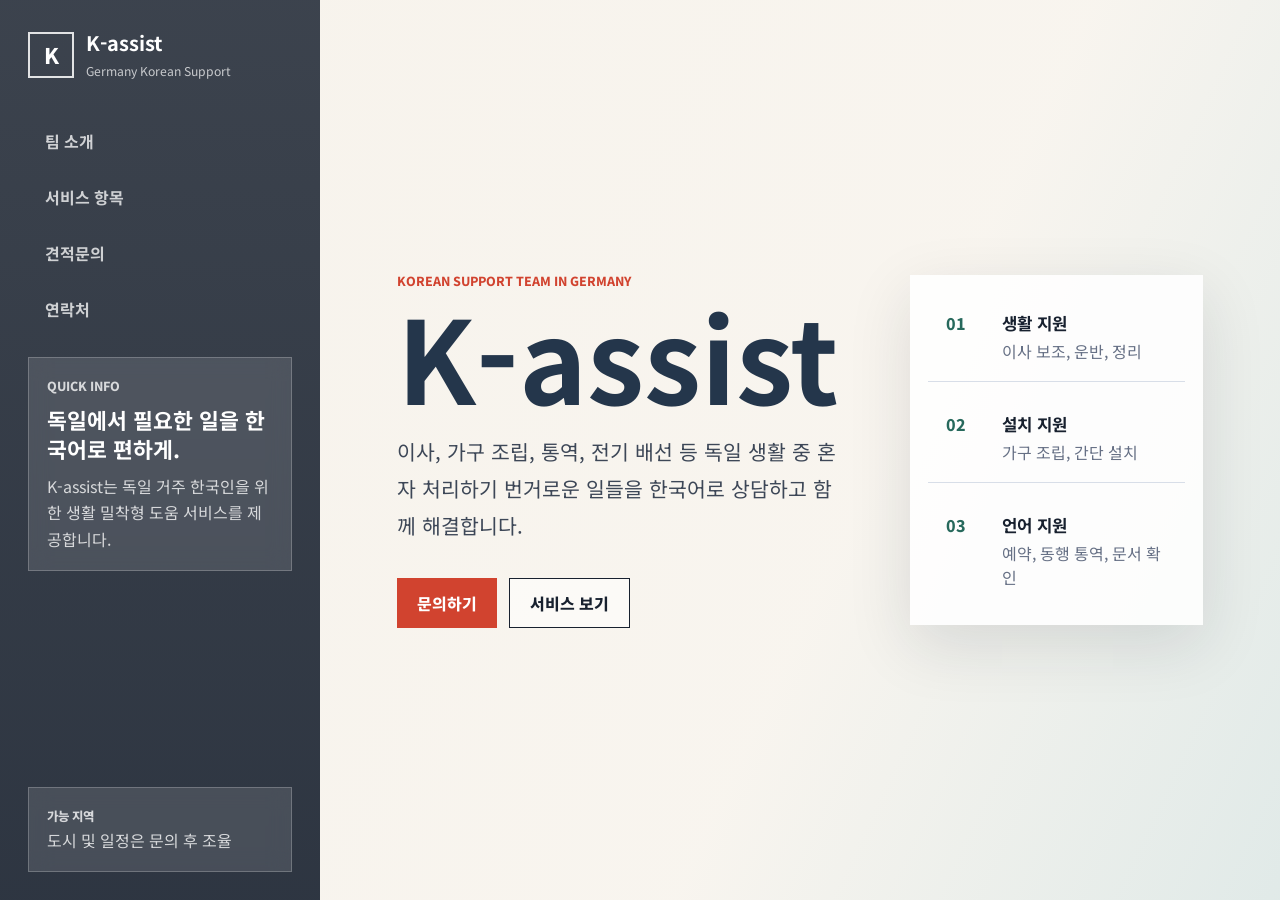
<file: index.html>
<!DOCTYPE html>
<html lang="ko">
<head>
  <meta charset="UTF-8">
  <meta name="viewport" content="width=device-width, initial-scale=1.0">
  <title>K-assist | 독일 생활 지원 서비스</title>
  <link rel="preconnect" href="https://fonts.googleapis.com">
  <link rel="preconnect" href="https://fonts.gstatic.com" crossorigin>
  <link href="https://fonts.googleapis.com/css2?family=Noto+Sans+KR:wght@400;500;700;800&display=swap" rel="stylesheet">
  <link rel="stylesheet" href="styles.css">
</head>
<body>
  <div class="site-shell">
    <aside class="side-banner" aria-label="K-assist 소개 및 서비스 안내">
      <a class="brand" href="#home" aria-label="K-assist 홈">
        <span class="brand-mark">K</span>
        <span>
          <strong>K-assist</strong>
          <small>Germany Korean Support</small>
        </span>
      </a>

      <nav class="banner-nav" aria-label="주요 메뉴">
        <a href="#about" class="active">팀 소개</a>
        <a href="#services">서비스 항목</a>
        <a href="#process">견적문의</a>
        <a href="#contact">연락처</a>
      </nav>

      <section class="banner-card">
        <p class="eyebrow">Quick Info</p>
        <h2>독일에서 필요한 일을 한국어로 편하게.</h2>
        <p>K-assist는 독일 거주 한국인을 위한 생활 밀착형 도움 서비스를 제공합니다.</p>
      </section>

      <section class="banner-card compact">
        <p class="eyebrow">가능 지역</p>
        <p>도시 및 일정은 문의 후 조율</p>
      </section>
    </aside>

    <main class="main-content">
      <section id="home" class="hero page-section page-home">
        <div class="hero-copy">
          <p class="eyebrow">Korean Support Team in Germany</p>
          <h1>K-assist</h1>
          <p>이사, 가구 조립, 통역, 전기 배선 등 독일 생활 중 혼자 처리하기 번거로운 일들을 한국어로 상담하고 함께 해결합니다.</p>
          <div class="hero-actions">
            <a class="primary-button" href="#contact">문의하기</a>
            <a class="secondary-button" href="#services">서비스 보기</a>
          </div>
        </div>
        <div class="hero-panel" aria-label="K-assist 핵심 서비스">
          <div class="panel-row">
            <span>01</span>
            <strong>생활 지원</strong>
            <p>이사 보조, 운반, 정리</p>
          </div>
          <div class="panel-row">
            <span>02</span>
            <strong>설치 지원</strong>
            <p>가구 조립, 간단 설치</p>
          </div>
          <div class="panel-row">
            <span>03</span>
            <strong>언어 지원</strong>
            <p>예약, 동행 통역, 문서 확인</p>
          </div>
        </div>
      </section>

      <section id="about" class="content-section page-section" hidden>
        <div class="section-heading">
          <p class="eyebrow">About Team</p>
          <h2>한국인의 독일 생활을 조금 더 수월하게 돕는 팀</h2>
        </div>
        <p class="wide-text">
          K-assist는 독일에 거주하는 한국인을 대상으로 생활 지원 서비스를 제공하는 소규모 팀입니다.
          낯선 언어와 시스템 때문에 번거로워지는 일들을 빠르고 성실하게 도와드리는 것을 목표로 합니다.
        </p>
      </section>

      <section id="services" class="content-section service-section page-section" hidden>
        <div class="section-heading">
          <p class="eyebrow">Services</p>
          <h2>서비스 가능 항목</h2>
        </div>
        <div class="service-grid">
          <article class="service-card">
            <span class="service-icon">MOVE</span>
            <h3>이사 및 운반 보조</h3>
            <p>소형 이사, 짐 운반, 포장 및 정리 보조를 일정에 맞춰 지원합니다.</p>
          </article>
          <article class="service-card">
            <span class="service-icon">BUILD</span>
            <h3>가구 조립</h3>
            <p>IKEA 등 조립 가구 설치, 배치, 간단한 고정 작업을 도와드립니다.</p>
          </article>
          <article class="service-card">
            <span class="service-icon">TALK</span>
            <h3>통역 및 예약 지원</h3>
            <p>관공서, 병원, 계약, 전화 예약 등 독일어 소통이 필요한 상황을 보조합니다.</p>
          </article>
          <article class="service-card">
            <span class="service-icon">WIRE</span>
            <h3>간단 전기 배선</h3>
            <p>조명 교체, 케이블 정리 등 안전 범위 내의 간단한 작업을 상담 후 진행합니다.</p>
          </article>
        </div>
      </section>

      <section id="process" class="content-section process-section page-section" hidden>
        <div class="section-heading">
          <p class="eyebrow">Process</p>
          <h2>진행 방식</h2>
        </div>
        <ol class="process-list">
          <li>
            <span>1</span>
            <div>
              <h3>문의 접수</h3>
              <p>필요한 서비스, 지역, 희망 날짜를 알려주세요.</p>
            </div>
          </li>
          <li>
            <span>2</span>
            <div>
              <h3>일정 및 비용 조율</h3>
              <p>작업 범위와 이동 거리를 기준으로 가능 여부와 예상 비용을 안내합니다.</p>
            </div>
          </li>
          <li>
            <span>3</span>
            <div>
              <h3>서비스 진행</h3>
              <p>약속한 시간에 방문하거나 동행하여 필요한 도움을 제공합니다.</p>
            </div>
          </li>
        </ol>
      </section>

      <section id="contact" class="content-section contact-section page-section" hidden>
        <div>
          <p class="eyebrow">Contact</p>
          <h2>문의 창구</h2>
          <p>카카오톡, WhatsApp, 이메일 등 실제 연락처를 넣을 수 있는 공간입니다.</p>
        </div>
        <div class="contact-box">
          <p><strong>카카오톡</strong> 준비 중</p>
          <p><strong>WhatsApp</strong> 준비 중</p>
          <p><strong>Email</strong> hello@k-assist.de</p>
        </div>
      </section>
    </main>
  </div>

  <script src="app.js"></script>
</body>
</html>
</file>
<file: styles.css>
:root {
  --ink: #18212f;
  --muted: #667085;
  --line: #d8dee8;
  --paper: #f7f3ec;
  --panel: #ffffff;
  --accent: #d1432f;
  --accent-dark: #9f2f23;
  --green: #27695c;
  --navy: #24364b;
  --shadow: 0 20px 60px rgba(24, 33, 47, 0.12);
}

* {
  box-sizing: border-box;
}

body {
  margin: 0;
  font-family: "Noto Sans KR", Arial, sans-serif;
  color: var(--ink);
  background: var(--paper);
}

a {
  color: inherit;
  text-decoration: none;
}

.site-shell {
  min-height: 100vh;
  display: grid;
  grid-template-columns: 320px minmax(0, 1fr);
}

.side-banner {
  position: sticky;
  top: 0;
  height: 100vh;
  padding: 28px;
  display: flex;
  flex-direction: column;
  gap: 24px;
  color: #fff;
  background:
    linear-gradient(rgba(24, 33, 47, 0.84), rgba(24, 33, 47, 0.9)),
    url("https://images.unsplash.com/photo-1467269204594-9661b134dd2b?auto=format&fit=crop&w=900&q=80") center/cover;
}

.brand {
  display: flex;
  align-items: center;
  gap: 12px;
}

.brand-mark {
  width: 46px;
  height: 46px;
  display: grid;
  place-items: center;
  border: 2px solid rgba(255, 255, 255, 0.85);
  font-size: 1.35rem;
  font-weight: 800;
}

.brand strong {
  display: block;
  font-size: 1.25rem;
}

.brand small {
  color: rgba(255, 255, 255, 0.72);
  font-size: 0.76rem;
}

.banner-nav {
  display: grid;
  gap: 8px;
  margin-top: 12px;
}

.banner-nav a {
  padding: 12px 14px;
  border-left: 3px solid transparent;
  color: rgba(255, 255, 255, 0.76);
  font-weight: 700;
}

.banner-nav a:hover,
.banner-nav a.active {
  border-color: var(--accent);
  color: #fff;
  background: rgba(255, 255, 255, 0.11);
}

.banner-card {
  padding: 18px;
  border: 1px solid rgba(255, 255, 255, 0.22);
  background: rgba(255, 255, 255, 0.12);
  backdrop-filter: blur(10px);
}

.banner-card h2 {
  margin: 8px 0 10px;
  font-size: 1.35rem;
  line-height: 1.35;
}

.banner-card p {
  margin: 0;
  color: rgba(255, 255, 255, 0.78);
  line-height: 1.65;
}

.banner-card.compact {
  margin-top: auto;
}

.eyebrow {
  margin: 0 0 10px;
  color: var(--accent);
  font-size: 0.78rem;
  font-weight: 800;
  letter-spacing: 0;
  text-transform: uppercase;
}

.main-content {
  min-width: 0;
  min-height: 100vh;
  background: #fff;
}

.page-section[hidden] {
  display: none;
}

.page-section {
  animation: pageEnter 220ms ease-out;
}

@keyframes pageEnter {
  from {
    opacity: 0;
    transform: translateY(10px);
  }

  to {
    opacity: 1;
    transform: translateY(0);
  }
}

.hero {
  min-height: 100vh;
  padding: 72px clamp(24px, 6vw, 88px);
  display: grid;
  grid-template-columns: minmax(0, 1.1fr) minmax(280px, 0.72fr);
  gap: clamp(30px, 5vw, 72px);
  align-items: center;
  background:
    linear-gradient(115deg, rgba(247, 243, 236, 0.97) 0%, rgba(247, 243, 236, 0.86) 56%, rgba(39, 105, 92, 0.14) 100%),
    url("https://images.unsplash.com/photo-1560969184-10fe8719e047?auto=format&fit=crop&w=1400&q=80") center/cover;
}

.hero h1 {
  margin: 0;
  font-size: clamp(3.8rem, 9vw, 7.8rem);
  line-height: 0.95;
  color: var(--navy);
}

.hero-copy > p:not(.eyebrow) {
  max-width: 680px;
  margin: 24px 0 0;
  color: #3d4757;
  font-size: clamp(1.05rem, 2vw, 1.28rem);
  line-height: 1.8;
}

.hero-actions {
  display: flex;
  flex-wrap: wrap;
  gap: 12px;
  margin-top: 34px;
}

.primary-button,
.secondary-button {
  min-height: 48px;
  padding: 12px 20px;
  display: inline-flex;
  align-items: center;
  justify-content: center;
  font-weight: 800;
}

.primary-button {
  color: #fff;
  background: var(--accent);
}

.primary-button:hover {
  background: var(--accent-dark);
}

.secondary-button {
  border: 1px solid var(--ink);
  background: rgba(255, 255, 255, 0.48);
}

.hero-panel {
  display: grid;
  gap: 12px;
  padding: 18px;
  background: rgba(255, 255, 255, 0.88);
  box-shadow: var(--shadow);
}

.panel-row {
  padding: 18px;
  display: grid;
  grid-template-columns: 42px 1fr;
  gap: 4px 14px;
  border-bottom: 1px solid var(--line);
}

.panel-row:last-child {
  border-bottom: 0;
}

.panel-row span {
  grid-row: span 2;
  color: var(--green);
  font-weight: 800;
}

.panel-row strong {
  font-size: 1.05rem;
}

.panel-row p {
  margin: 0;
  color: var(--muted);
}

.content-section {
  min-height: 100vh;
  padding: 72px clamp(24px, 6vw, 88px);
  display: flex;
  flex-direction: column;
  justify-content: center;
  background: #fff;
}

.content-section:nth-of-type(even) {
  background: #f4f7f5;
}

.section-heading {
  max-width: 760px;
  margin-bottom: 28px;
}

.section-heading h2,
.contact-section h2 {
  margin: 0;
  font-size: clamp(1.8rem, 4vw, 3rem);
  line-height: 1.2;
}

.wide-text {
  max-width: 920px;
  margin: 0;
  color: #3d4757;
  font-size: 1.08rem;
  line-height: 1.9;
}

.service-grid {
  display: grid;
  grid-template-columns: repeat(4, minmax(0, 1fr));
  gap: 16px;
}

.service-card {
  min-height: 240px;
  padding: 24px;
  border: 1px solid var(--line);
  background: var(--panel);
}

.service-icon {
  display: inline-flex;
  min-width: 62px;
  height: 30px;
  align-items: center;
  justify-content: center;
  color: #fff;
  background: var(--green);
  font-size: 0.72rem;
  font-weight: 800;
}

.service-card h3 {
  margin: 24px 0 12px;
  font-size: 1.2rem;
}

.service-card p,
.process-list p,
.contact-section p {
  color: var(--muted);
  line-height: 1.75;
}

.process-list {
  margin: 0;
  padding: 0;
  display: grid;
  gap: 14px;
  list-style: none;
}

.process-list li {
  padding: 22px;
  display: grid;
  grid-template-columns: 48px 1fr;
  gap: 18px;
  align-items: start;
  background: #fff;
  border: 1px solid var(--line);
}

.process-list span {
  width: 48px;
  height: 48px;
  display: grid;
  place-items: center;
  color: #fff;
  background: var(--navy);
  font-weight: 800;
}

.process-list h3 {
  margin: 0 0 6px;
}

.process-list p {
  margin: 0;
}

.contact-section {
  display: grid;
  grid-template-columns: minmax(0, 0.9fr) minmax(280px, 0.7fr);
  gap: 28px;
  align-items: center;
  color: #fff;
  background: var(--navy);
}

.contact-section .eyebrow {
  color: #ffb19f;
}

.contact-section p {
  color: rgba(255, 255, 255, 0.76);
}

.contact-box {
  padding: 24px;
  border: 1px solid rgba(255, 255, 255, 0.2);
  background: rgba(255, 255, 255, 0.08);
}

.contact-box p {
  margin: 0;
  padding: 12px 0;
  border-bottom: 1px solid rgba(255, 255, 255, 0.16);
}

.contact-box p:last-child {
  border-bottom: 0;
}

@media (max-width: 980px) {
  .site-shell {
    grid-template-columns: 1fr;
  }

  .side-banner {
    position: relative;
    height: auto;
    min-height: auto;
  }

  .banner-nav {
    grid-template-columns: repeat(4, minmax(0, 1fr));
  }

  .banner-nav a {
    padding: 10px;
    text-align: center;
    border-left: 0;
    border-bottom: 3px solid transparent;
  }

  .hero,
  .contact-section {
    grid-template-columns: 1fr;
  }

  .service-grid {
    grid-template-columns: repeat(2, minmax(0, 1fr));
  }
}

@media (max-width: 620px) {
  .side-banner {
    padding: 22px;
  }

  .banner-nav {
    grid-template-columns: repeat(2, minmax(0, 1fr));
  }

  .hero,
  .content-section {
    padding: 48px 20px;
  }

  .hero {
    min-height: auto;
  }

  .content-section {
    min-height: auto;
  }

  .service-grid {
    grid-template-columns: 1fr;
  }

  .panel-row,
  .process-list li {
    grid-template-columns: 1fr;
  }
}
</file>
